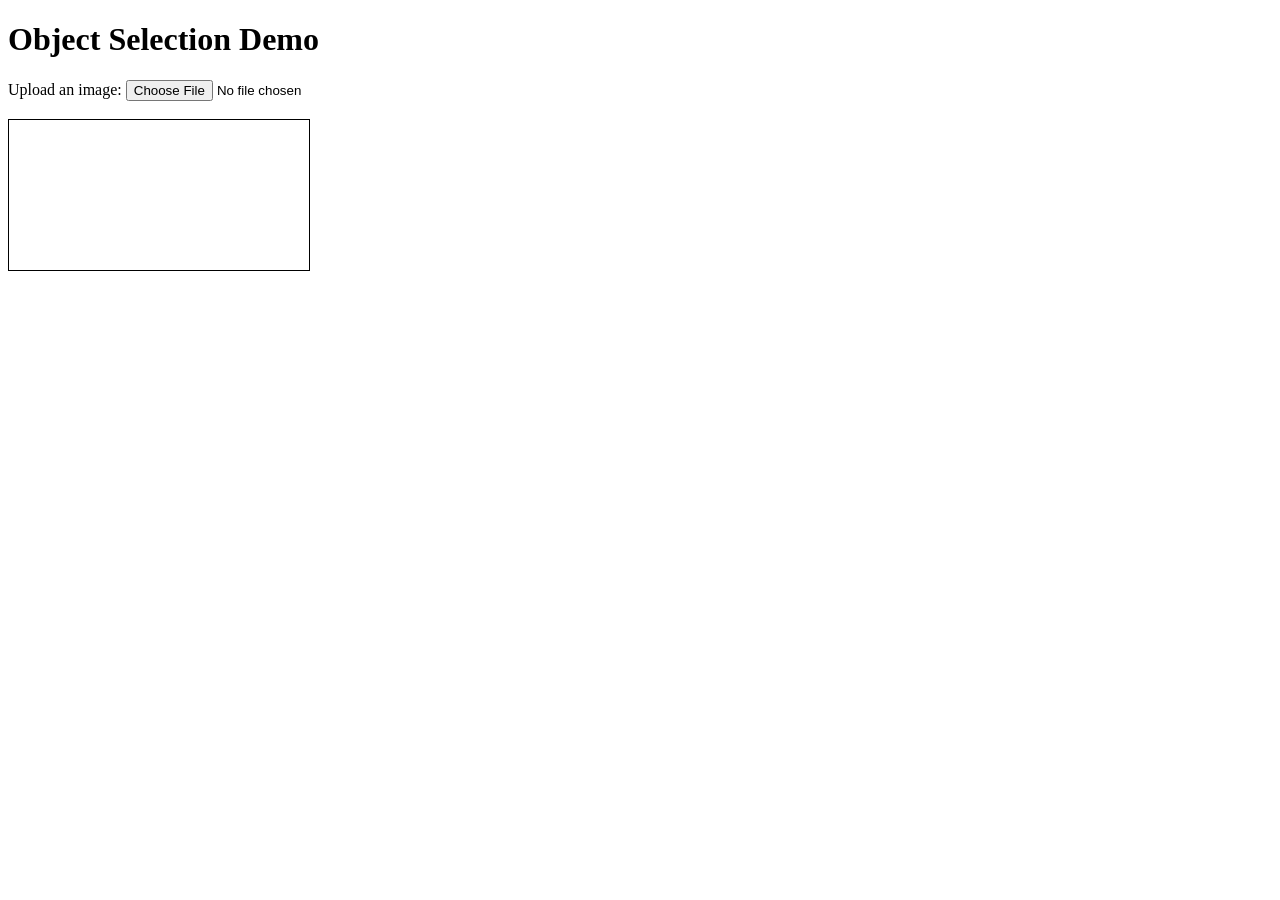
<file: experiments/01_pretrained_detectors_jan2025/02_click_detect_fasterrcnn/frontend/index.html>
<!-- AdSwapAI R&D, 2025-01-18: click-to-detect frontend (upload + click canvas). -->
<!DOCTYPE html>
<html lang="en">
<head>
    <meta charset="UTF-8">
    <meta name="viewport" content="width=device-width, initial-scale=1.0">
    <title>Object Selection</title>
</head>
<body>
    <h1>Object Selection Demo</h1>

    <!-- Image upload area -->
    <label for="upload">Upload an image:</label>
    <input type="file" id="upload" accept="image/*">
    <br><br>

    <!-- Canvas for the image -->
    <canvas id="canvas" style="border:1px solid black"></canvas>

    <script>
        const canvas = document.getElementById('canvas');
        const ctx = canvas.getContext('2d');
        const uploadInput = document.getElementById('upload');
        let img = new Image();

        // When the image is loaded
        uploadInput.addEventListener('change', (event) => {
            const file = event.target.files[0];
            if (!file) {
                alert("Please select an image file.");
                return;
            }

            const reader = new FileReader();
            reader.onload = (e) => {
                img.src = e.target.result; // Load the image
                img.onload = () => {
                    // Resize the canvas to match the image dimensions
                    canvas.width = img.width;
                    canvas.height = img.height;

                    // Draw the image on the canvas
                    ctx.drawImage(img, 0, 0);

                    // Send the image to the backend
                    const formData = new FormData();
                    formData.append('image', file);

                    fetch('http://localhost:5000/upload', {
                        method: 'POST',
                        body: formData,
                    })
                    .then(response => response.json())
                    .then(data => console.log('Image uploaded successfully:', data))
                    .catch(error => console.error('Error uploading image:', error));
                };
            };
            reader.readAsDataURL(file);
        });

        // Listen for click events on the canvas
        canvas.addEventListener('click', (e) => {
            const rect = canvas.getBoundingClientRect();
            const x = e.clientX - rect.left; // x within the canvas
            const y = e.clientY - rect.top;  // y within the canvas

            // Send the click coordinates to the backend
            fetch('http://localhost:5000/select', {
                method: 'POST',
                headers: { 'Content-Type': 'application/json' },
                body: JSON.stringify({ x, y }),
            })
            .then(response => response.json())
            .then(data => {
                // Draw the bounding box
                const { x1, y1, x2, y2, label, score } = data.bounding_box;
                ctx.strokeStyle = 'red';
                ctx.lineWidth = 2;
                ctx.strokeRect(x1, y1, x2 - x1, y2 - y1);

                // Print the label and confidence score
                ctx.font = '16px Arial';
                ctx.fillStyle = 'red';
                ctx.fillText(`${label} (${(score * 100).toFixed(1)}%)`, x1, y1 - 5);
            })
            .catch(error => console.error('Error:', error));
        });
    </script>
</body>
</html>
</file>
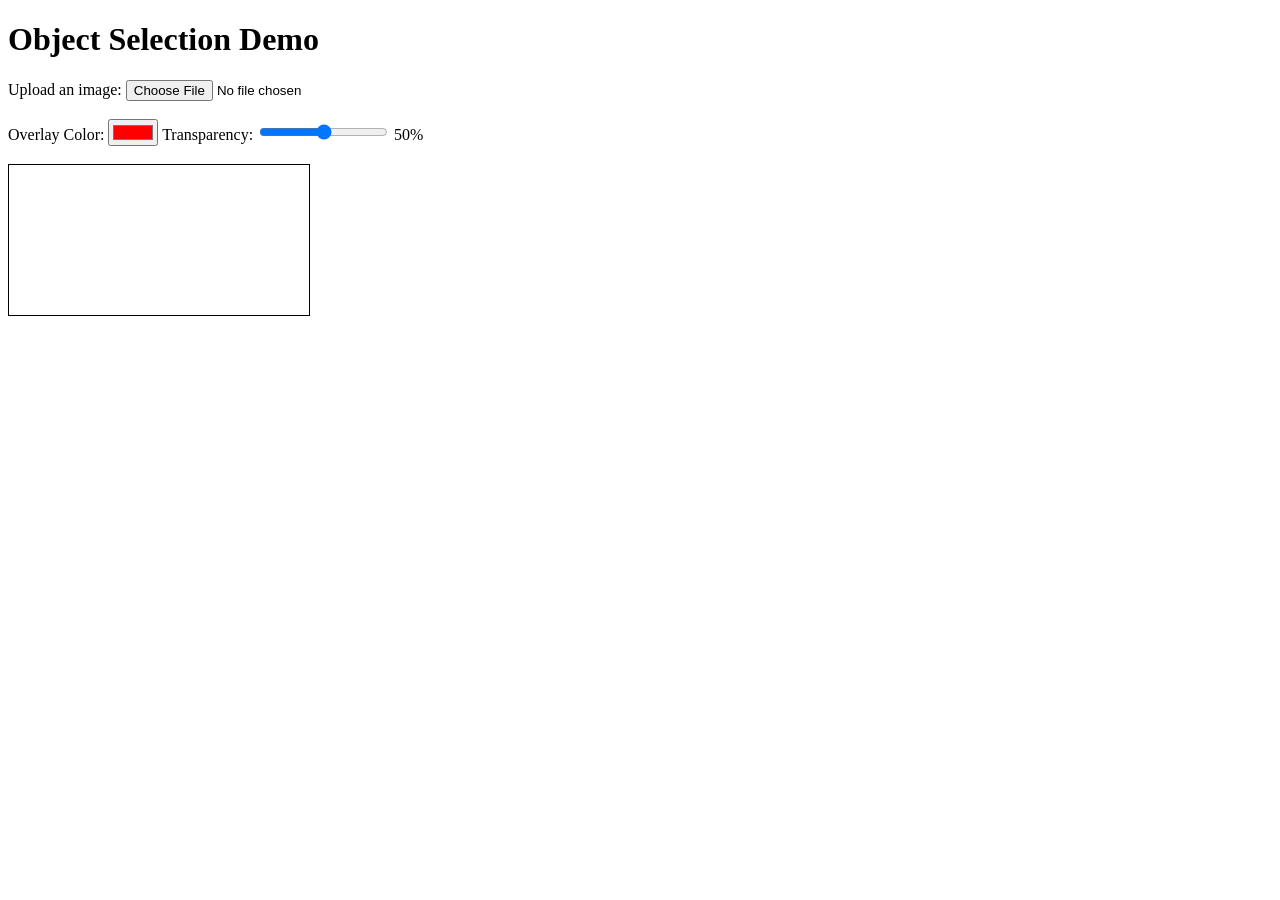
<file: experiments/01_pretrained_detectors_jan2025/03_maskrcnn_overlay/frontend/index.html>
<!-- AdSwapAI R&D, 2025-01-19: Mask R-CNN overlay frontend (colour/opacity mask compositing). -->
<!DOCTYPE html>
<html lang="en">
<head>
    <meta charset="UTF-8">
    <meta name="viewport" content="width=device-width, initial-scale=1.0">
    <title>Object Selection</title>
</head>
<body>
    <h1>Object Selection Demo</h1>

    <!-- Image upload area -->
    <label for="upload">Upload an image:</label>
    <input type="file" id="upload" accept="image/*">
    <br><br>

    <!-- Colour picker and transparency setting -->
    <label for="colorPicker">Overlay Color:</label>
    <input type="color" id="colorPicker" value="#ff0000">
    <label for="transparency">Transparency:</label>
    <input type="range" id="transparency" min="0" max="100" value="50">
    <span id="transparencyValue">50%</span>
    <br><br>

    <!-- Canvas for the image -->
    <canvas id="canvas" style="border:1px solid black"></canvas>

    <!-- JavaScript -->
    <script>
        const canvas = document.getElementById('canvas');
        const ctx = canvas.getContext('2d');
        const uploadInput = document.getElementById('upload');
        const colorPicker = document.getElementById('colorPicker');
        const transparencySlider = document.getElementById('transparency');
        const transparencyValue = document.getElementById('transparencyValue');

        let img = new Image();
        let overlayColor = '#ff0000';
        let overlayTransparency = 50;

        // Update colour and transparency
        colorPicker.addEventListener('input', (e) => {
            overlayColor = e.target.value;
        });

        transparencySlider.addEventListener('input', (e) => {
            overlayTransparency = e.target.value;
            transparencyValue.textContent = `${overlayTransparency}%`;
        });

        // When the image is loaded
        uploadInput.addEventListener('change', (event) => {
            const file = event.target.files[0];
            if (!file) {
                alert("Please select an image file.");
                return;
            }

            const reader = new FileReader();
            reader.onload = (e) => {
                img.src = e.target.result; // Load the image into the canvas
                img.onload = () => {
                    canvas.width = img.width; // Resize the canvas to match the image
                    canvas.height = img.height;
                    ctx.drawImage(img, 0, 0);

                    // Send the image to the backend
                    const formData = new FormData();
                    formData.append('image', file);

                    fetch('http://localhost:5000/upload', {
                        method: 'POST',
                        body: formData,
                    })
                    .then(response => response.json())
                    .then(data => console.log('Image uploaded successfully:', data))
                    .catch(error => console.error('Error uploading image:', error));
                };
            };
            reader.readAsDataURL(file);
        });

        // Listen for click events on the canvas
        canvas.addEventListener('click', (e) => {
            const rect = canvas.getBoundingClientRect();
            const x = e.clientX - rect.left;
            const y = e.clientY - rect.top;

            // Send the click coordinates to the backend
            fetch('http://localhost:5000/select', {
                method: 'POST',
                headers: { 'Content-Type': 'application/json' },
                body: JSON.stringify({ x, y }),
            })
            .then(response => response.json())
            .then(data => {
                console.log("Backend Response:", data);
                if (data.mask) {
                    // Render the mask
                    const maskData = Uint8Array.from(atob(data.mask), c => c.charCodeAt(0));
                    drawMask(maskData);
                } else {
                    console.error("No mask data in response");
                }
            })
            .catch(error => console.error('Error:', error));
        });

        // Draw the mask
        function drawMask(maskData) {
            // Create a new canvas for the mask
            const maskCanvas = document.createElement('canvas');
            maskCanvas.width = canvas.width;
            maskCanvas.height = canvas.height;
            const maskCtx = maskCanvas.getContext('2d');

            // Create a new ImageData object
            const imageData = maskCtx.createImageData(maskCanvas.width, maskCanvas.height);
            for (let i = 0; i < maskData.length; i++) {
                const value = maskData[i] ? 255 : 0; // Binary mask
                const [r, g, b] = hexToRgb(overlayColor);
                imageData.data[i * 4] = value ? r : 0;       // R
                imageData.data[i * 4 + 1] = value ? g : 0;   // G
                imageData.data[i * 4 + 2] = value ? b : 0;   // B
                imageData.data[i * 4 + 3] = value ? (overlayTransparency * 2.55) : 0; // Alpha
            }
            maskCtx.putImageData(imageData, 0, 0);

            // Blend the mask with the original image
            ctx.clearRect(0, 0, canvas.width, canvas.height); // Clear previous drawings
            ctx.drawImage(img, 0, 0); // Draw the original image

            // Apply the mask
            ctx.drawImage(maskCanvas, 0, 0);
        }

        // Helper function to convert a hex colour code to RGB
        function hexToRgb(hex) {
            const bigint = parseInt(hex.slice(1), 16);
            const r = (bigint >> 16) & 255;
            const g = (bigint >> 8) & 255;
            const b = bigint & 255;
            return [r, g, b];
        }
    </script>
</body>
</html>
</file>
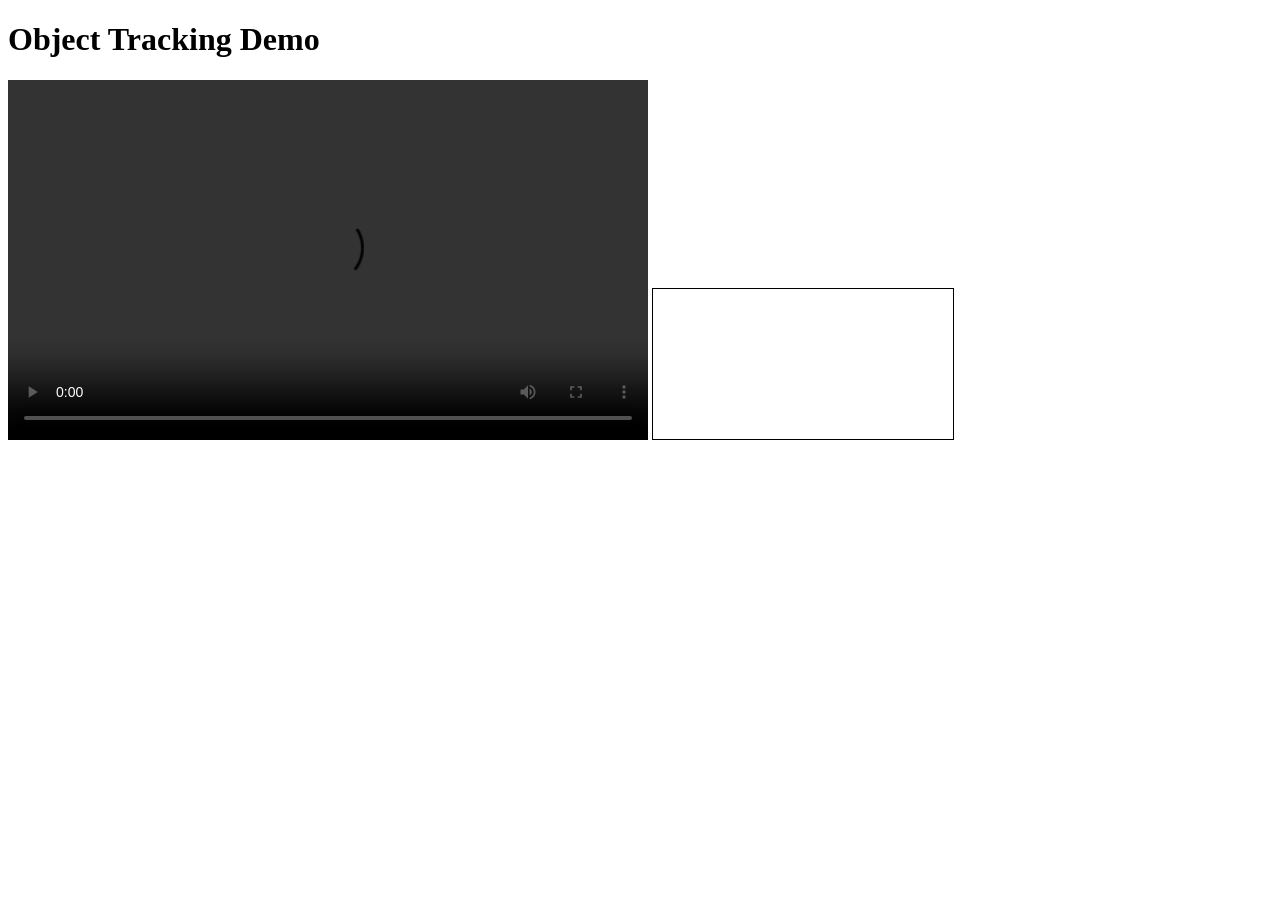
<file: experiments/01_pretrained_detectors_jan2025/04_video_frames/frontend/index.html>
<!-- AdSwapAI R&D, 2025-01-24: video-frame click-to-detect frontend. -->
<!DOCTYPE html>
<html lang="en">
<head>
    <meta charset="UTF-8">
    <meta name="viewport" content="width=device-width, initial-scale=1.0">
    <title>Object Tracking with Video</title>
</head>
<body>
    <h1>Object Tracking Demo</h1>

    <!-- Video and Canvas -->
    <video id="videoPlayer" width="640" height="360" controls crossorigin="anonymous">
        <source src="http://localhost:5001/videos/Road%20traffic.mp4" type="video/mp4">
        Your browser does not support the video tag.
    </video>
    <canvas id="canvas" style="border:1px solid black"></canvas>

    <script>
        const video = document.getElementById('videoPlayer');
        const canvas = document.getElementById('canvas');
        const ctx = canvas.getContext('2d');

        // Match canvas size to video dimensions
        video.addEventListener('loadedmetadata', () => {
            canvas.width = video.videoWidth;
            canvas.height = video.videoHeight;
        });

        // Draw each video frame on the canvas
        function drawFrame() {
            if (!video.paused && !video.ended) {
                ctx.drawImage(video, 0, 0, canvas.width, canvas.height);
                requestAnimationFrame(drawFrame);
            }
        }
        video.addEventListener('play', drawFrame);

        // Handle click events on the canvas
        canvas.addEventListener('click', (e) => {
            const rect = canvas.getBoundingClientRect();
            const x = Math.round(e.clientX - rect.left);
            const y = Math.round(e.clientY - rect.top);

            // Capture the current canvas frame as an image
            canvas.toBlob((blob) => {
                const formData = new FormData();
                formData.append('image', blob, 'snapshot.jpg');
                formData.append('x', x);
                formData.append('y', y);

                // Send the frame and coordinates to the backend
                fetch('http://localhost:5000/select', {
                    method: 'POST',
                    body: formData,
                })
                .then(response => response.json())
                .then(data => {
                    if (data.box) {
                        drawBoundingBox(data.box, data.label);
                    } else {
                        alert('No object found at the selected location.');
                    }
                })
                .catch(error => console.error('Error:', error));
            }, 'image/jpeg');
        });

        // Draw bounding box and label on the canvas
        function drawBoundingBox(box, label) {
            const [x1, y1, x2, y2] = box;

            // Draw bounding box
            ctx.strokeStyle = 'red';
            ctx.lineWidth = 2;
            ctx.strokeRect(x1, y1, x2 - x1, y2 - y1);

            // Draw label
            ctx.font = '16px Arial';
            ctx.fillStyle = 'red';
            ctx.fillText(label, x1, y1 - 5);
        }
    </script>
</body>
</html>
</file>
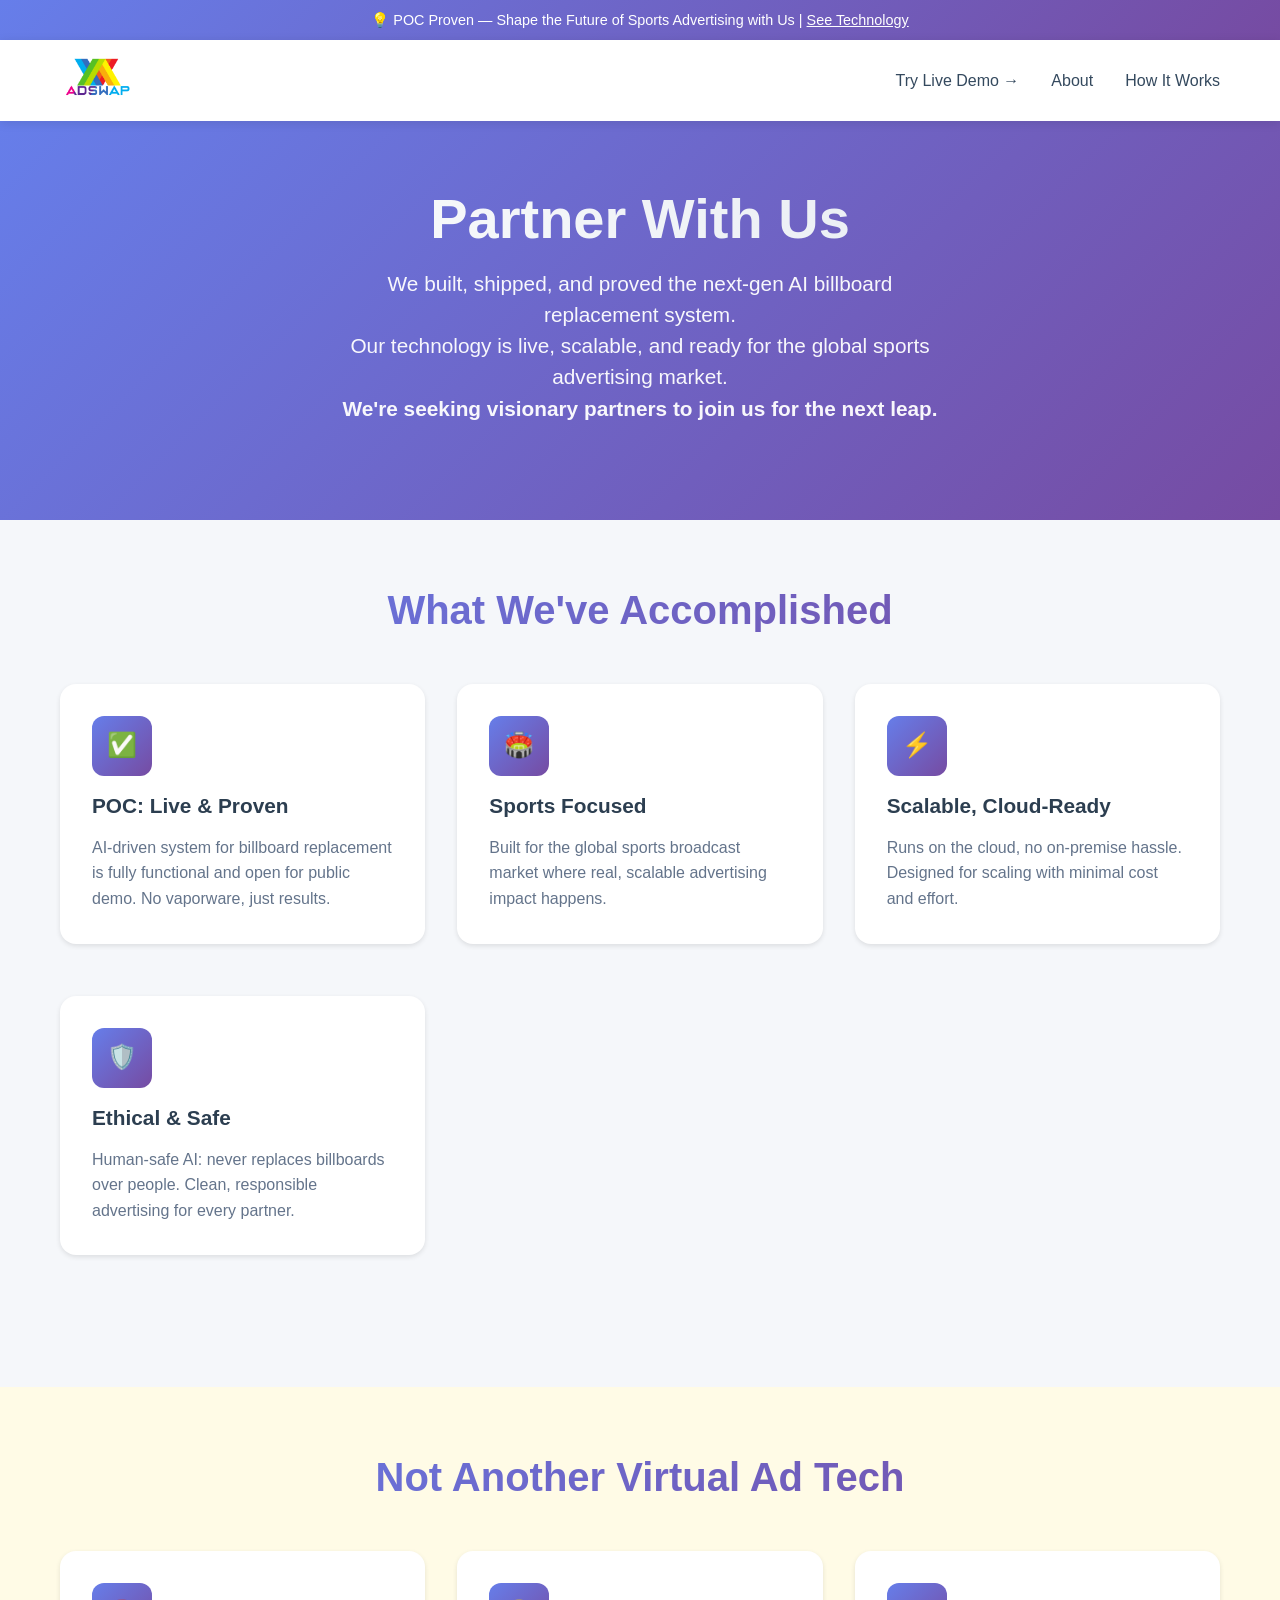
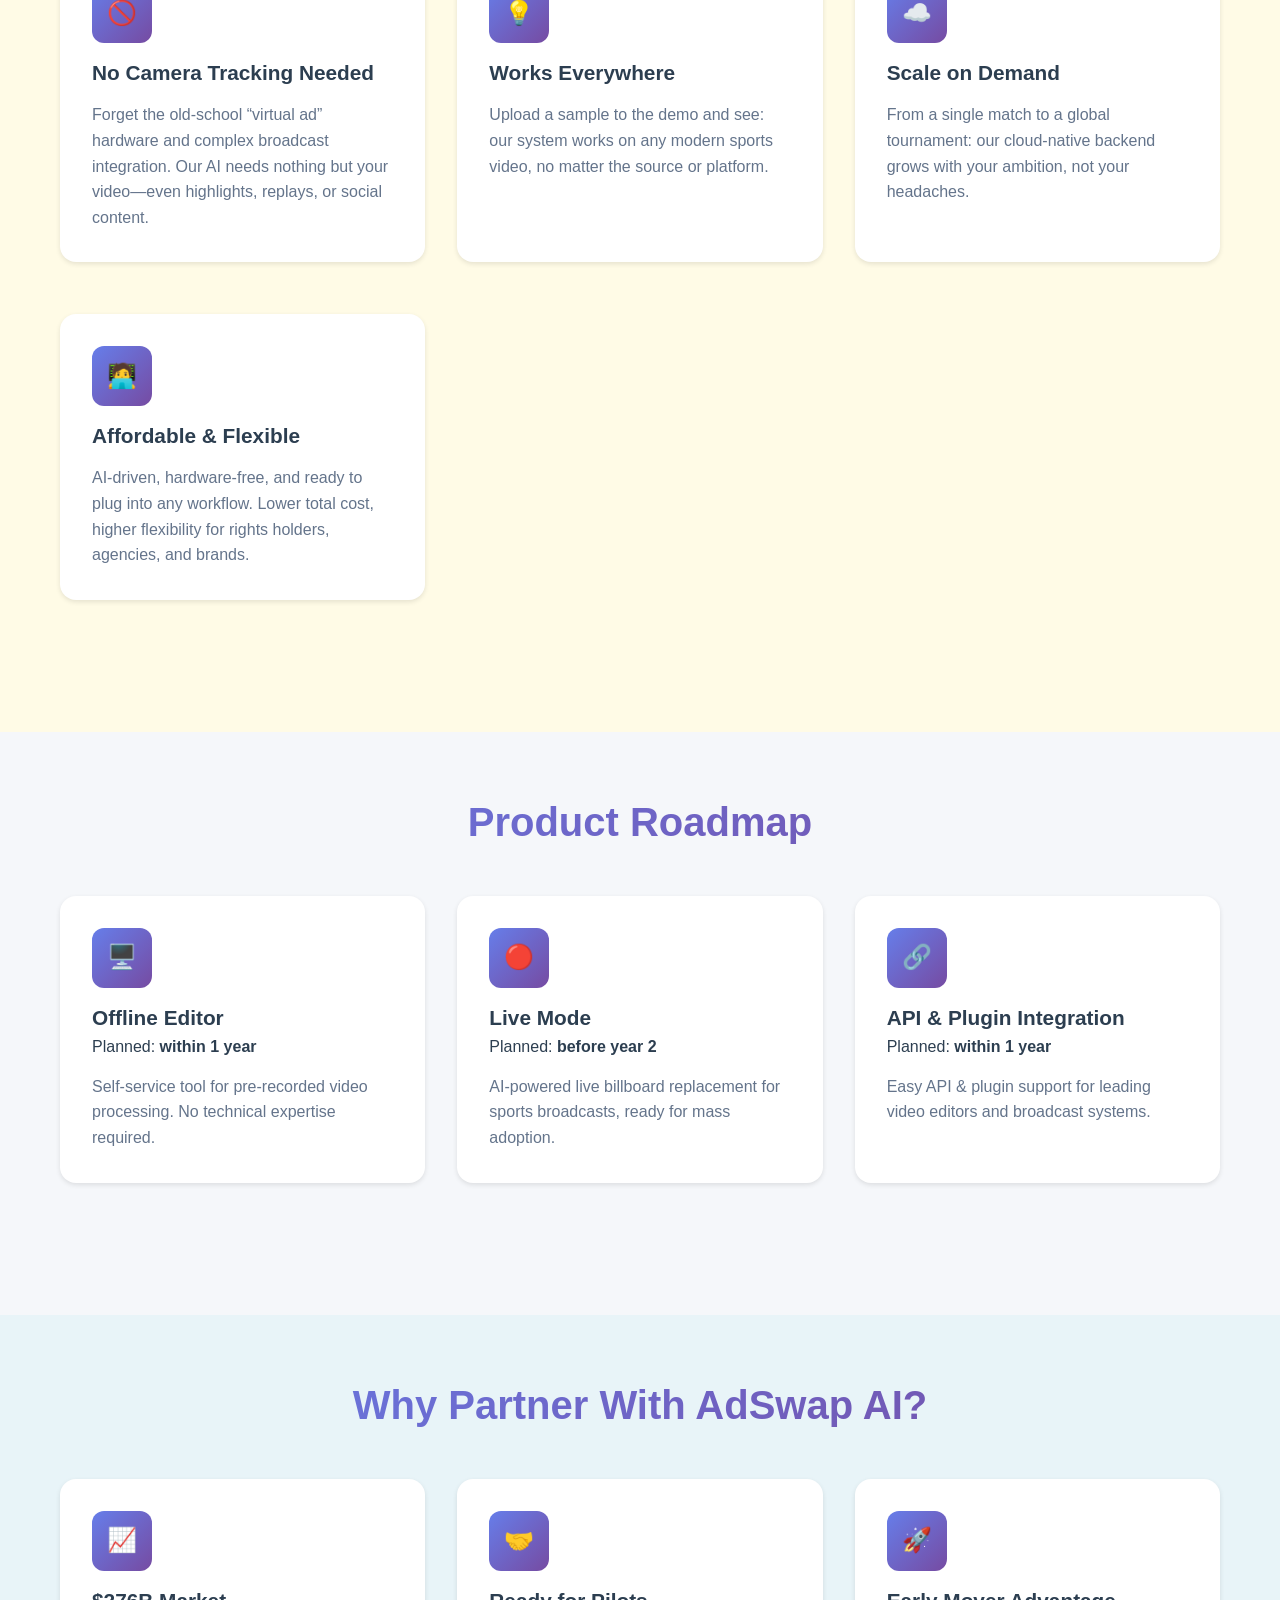
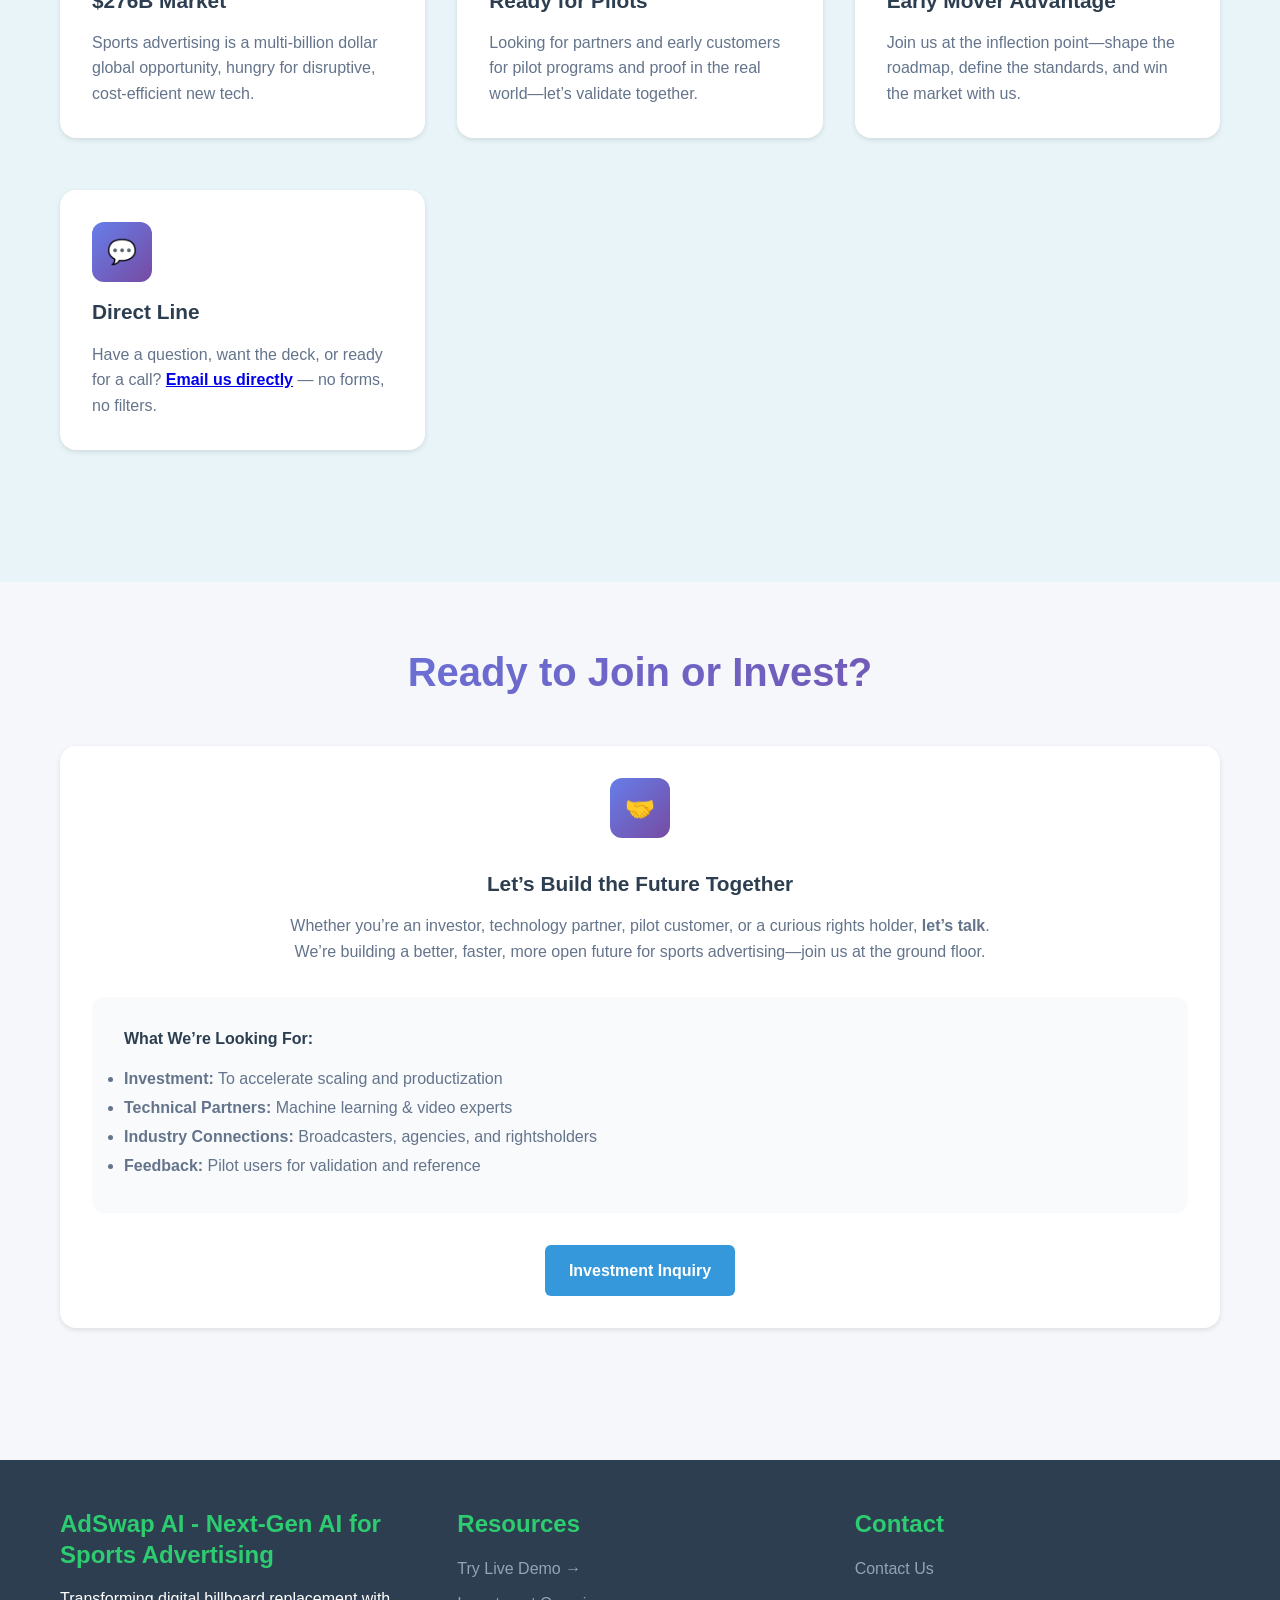
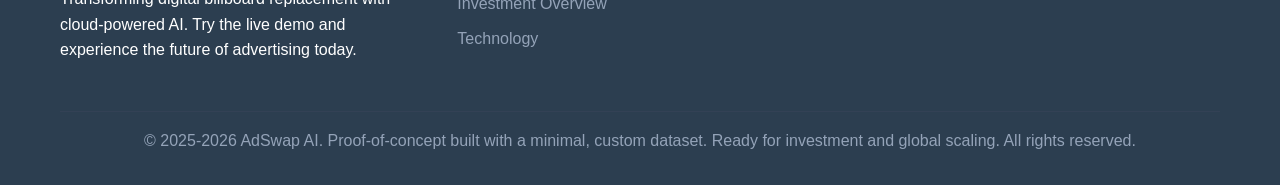
<file: app/frontend/static/about.html>
<!DOCTYPE html>
<html lang="en">
<head>
  <meta charset="utf-8">
  <meta name="viewport" content="width=device-width, initial-scale=1.0">
  <meta name="description" content="About AdSwap AI - POC proven, ready for investment and growth. Discover the next generation of AI billboard replacement for sports advertising.">
  <meta name="keywords" content="AI startup investment, sports advertising technology, AI billboard replacement, computer vision investment, next-gen ad tech">
  <meta name="author" content="AdSwap AI">

  <!-- Open Graph / Facebook -->
  <meta property="og:type" content="website">
  <meta property="og:url" content="https://adswap.ai/about">
  <meta property="og:title" content="About & Investment - AdSwap AI AI Sports Advertising">
  <meta property="og:description" content="Proof-of-Concept live and working. Investment partners welcome. Discover the roadmap for next-gen AI billboard replacement.">
  <meta property="og:image" content="https://adswap.ai/images/og-about.jpg">

  <!-- Twitter -->
  <meta property="twitter:card" content="summary_large_image">
  <meta property="twitter:url" content="https://adswap.ai/about">
  <meta property="twitter:title" content="About & Investment - AdSwap AI AI Sports Advertising">
  <meta property="twitter:description" content="POC live, scalable and proven. Discover how to partner with us for the future of sports advertising.">
  <meta property="twitter:image" content="https://adswap.ai/images/og-about.jpg">

  <!-- Schema.org markup -->
  <script type="application/ld+json">
  {
    "@context": "https://schema.org",
    "@type": "Organization",
    "name": "AdSwap AI",
    "description": "AI-powered billboard replacement technology startup",
    "url": "https://adswap.ai",
    "logo": "https://adswap.ai/images/logo.png",
    "foundingDate": "2024",
    "founder": {
      "@type": "Person",
      "name": "AdSwap AI Developer"
    },
    "contactPoint": {
      "@type": "ContactPoint",
      "contactType": "Investment Inquiries",
      "email": "investment@adswap.ai"
    }
  }
  </script>

  <link rel="icon" href="images/favicon.png" type="image/png">
  <link rel="canonical" href="https://adswap.ai/about">
  <link rel="stylesheet" href="css/shared-styles.css">
  <title>About & Investment - AdSwap AI AI Sports Advertising</title>
</head>
<body>
  <!-- Top Banner -->
  <div class="top-banner">
    💡 POC Proven — Shape the Future of Sports Advertising with Us | <a href="/technology.html">See Technology</a>
  </div>

  <!-- Header -->
  <header class="main-header">
    <nav class="header-nav">
      <div class="logo-section">
        <a href="index.html"><img src="images/logo.png" height="40" alt="AdSwap AI - Video Monetization"/></a>       
      </div>
      <ul class="nav-menu">
        <li><a href="demo.html">Try Live Demo →</a></li>
        <li><a href="about.html">About</a></li>
        <li><a href="technology.html">How It Works</a></li>
      </ul>
    </nav>
  </header>

  <!-- Hero Section -->
  <section class="hero">
    <div class="container">
      <h1>Partner With Us</h1>
      <p class="subtitle">
        We built, shipped, and proved the next-gen AI billboard replacement system.<br>
        Our technology is live, scalable, and ready for the global sports advertising market.<br>
        <b>We're seeking visionary partners to join us for the next leap.</b>
      </p>
    </div>
  </section>

  <!-- Achievements -->
  <section class="section">
    <div class="container">
      <h2 class="section-title">What We've Accomplished</h2>
      <div class="grid">
        <div class="card">
          <div class="card-icon">✅</div>
          <h3>POC: Live & Proven</h3>
          <p>AI-driven system for billboard replacement is fully functional and open for public demo. No vaporware, just results.</p>
        </div>
        <div class="card">
          <div class="card-icon">🏟️</div>
          <h3>Sports Focused</h3>
          <p>Built for the global sports broadcast market where real, scalable advertising impact happens.</p>
        </div>
        <div class="card">
          <div class="card-icon">⚡</div>
          <h3>Scalable, Cloud-Ready</h3>
          <p>Runs on the cloud, no on-premise hassle. Designed for scaling with minimal cost and effort.</p>
        </div>
        <div class="card">
          <div class="card-icon">🛡️</div>
          <h3>Ethical & Safe</h3>
          <p>Human-safe AI: never replaces billboards over people. Clean, responsible advertising for every partner.</p>
        </div>
      </div>
    </div>
  </section>

  <!-- Unique Value -->
  <section class="section" style="background:#fffbe6;">
    <div class="container">
      <h2 class="section-title">Not Another Virtual Ad Tech</h2>
      <div class="grid">
        <div class="card">
          <div class="card-icon">🚫</div>
          <h3>No Camera Tracking Needed</h3>
          <p>Forget the old-school “virtual ad” hardware and complex broadcast integration. Our AI needs nothing but your video—even highlights, replays, or social content.</p>
        </div>
        <div class="card">
          <div class="card-icon">💡</div>
          <h3>Works Everywhere</h3>
          <p>Upload a sample to the demo and see: our system works on any modern sports video, no matter the source or platform.</p>
        </div>
        <div class="card">
          <div class="card-icon">☁️</div>
          <h3>Scale on Demand</h3>
          <p>From a single match to a global tournament: our cloud-native backend grows with your ambition, not your headaches.</p>
        </div>
        <div class="card">
          <div class="card-icon">🧑‍💻</div>
          <h3>Affordable & Flexible</h3>
          <p>AI-driven, hardware-free, and ready to plug into any workflow. Lower total cost, higher flexibility for rights holders, agencies, and brands.</p>
        </div>
      </div>
    </div>
  </section>

  <!-- Roadmap -->
  <section class="section">
    <div class="container">
      <h2 class="section-title">Product Roadmap</h2>
      <div class="grid">
        <div class="card">
          <div class="card-icon">🖥️</div>
          <h3>Offline Editor<br><span style="font-weight:400;font-size:1rem;">Planned: <b>within 1 year</b></span></h3>
          <p>Self-service tool for pre-recorded video processing. No technical expertise required.</p>
        </div>
        <div class="card">
          <div class="card-icon">🔴</div>
          <h3>Live Mode<br><span style="font-weight:400;font-size:1rem;">Planned: <b>before year 2</b></span></h3>
          <p>AI-powered live billboard replacement for sports broadcasts, ready for mass adoption.</p>
        </div>
        <div class="card">
          <div class="card-icon">🔗</div>
          <h3>API & Plugin Integration<br><span style="font-weight:400;font-size:1rem;">Planned: <b>within 1 year</b></span></h3>
          <p>Easy API & plugin support for leading video editors and broadcast systems.</p>
        </div>
      </div>
    </div>
  </section>

  <!-- Opportunity -->
  <section class="section" style="background:#e8f4f8;">
    <div class="container">
      <h2 class="section-title">Why Partner With AdSwap AI?</h2>
      <div class="grid">
        <div class="card">
          <div class="card-icon">📈</div>
          <h3>$276B Market</h3>
          <p>Sports advertising is a multi-billion dollar global opportunity, hungry for disruptive, cost-efficient new tech.</p>
        </div>
        <div class="card">
          <div class="card-icon">🤝</div>
          <h3>Ready for Pilots</h3>
          <p>Looking for partners and early customers for pilot programs and proof in the real world—let’s validate together.</p>
        </div>
        <div class="card">
          <div class="card-icon">🚀</div>
          <h3>Early Mover Advantage</h3>
          <p>Join us at the inflection point—shape the roadmap, define the standards, and win the market with us.</p>
        </div>
        <div class="card">
          <div class="card-icon">💬</div>
          <h3>Direct Line</h3>
          <p>Have a question, want the deck, or ready for a call? <a href="mailto:investment@adswap.ai"><b>Email us directly</b></a> — no forms, no filters.</p>
        </div>
      </div>
    </div>
  </section>

  <!-- Contact / Partnership -->
  <section class="section" id="contact">
    <div class="container">
      <h2 class="section-title">Ready to Join or Invest?</h2>
      <div class="grid">
        <div class="card" style="text-align: center; grid-column: 1 / -1;">
          <div class="card-icon" style="margin: 0 auto 2rem;">🤝</div>
          <h3>Let’s Build the Future Together</h3>
          <p style="margin-bottom: 2rem;">
            Whether you’re an investor, technology partner, pilot customer, or a curious rights holder, <b>let’s talk</b>.<br>
            We’re building a better, faster, more open future for sports advertising—join us at the ground floor.
          </p>
          <div style="background: #f8fafc; padding: 2rem; border-radius: 12px; margin: 2rem 0; text-align: left;">
            <h4 style="margin-bottom: 1rem; color: var(--secondary-color);">What We’re Looking For:</h4>
            <ul style="color: #64748b; line-height: 1.8;">
              <li><strong>Investment:</strong> To accelerate scaling and productization</li>
              <li><strong>Technical Partners:</strong> Machine learning & video experts</li>
              <li><strong>Industry Connections:</strong> Broadcasters, agencies, and rightsholders</li>
              <li><strong>Feedback:</strong> Pilot users for validation and reference</li>
            </ul>
          </div>
          <div style="display: flex; gap: 1rem; justify-content: center; flex-wrap: wrap;">
            <a href="mailto:info@adswap.ai" class="cta-button">Investment Inquiry</a>
          </div>
        </div>
      </div>
    </div>
  </section>

  <!-- Footer -->
  <footer class="footer">
    <div class="container">
      <div class="footer-content">
        <div class="footer-section">
          <h3>AdSwap AI - Next-Gen AI for Sports Advertising</h3>
          <p>
            Transforming digital billboard replacement with cloud-powered AI. Try the live demo and experience the future of advertising today.
          </p>
        </div>
        <div class="footer-section">
          <h3>Resources</h3>
          <a href="demo.html">Try Live Demo →</a>
          <a href="about.html">Investment Overview</a>
          <a href="technology.html">Technology</a>
        </div>
        <div class="footer-section">
          <h3>Contact</h3>
          <a href="mailto:info@adswap.ai">Contact Us</a>
        </div>
      </div>
      <div class="footer-bottom">
        <p>&copy; 2025-2026 AdSwap AI. Proof-of-concept built with a minimal, custom dataset. Ready for investment and global scaling. All rights reserved.</p>
      </div>
    </div>
  </footer>
  <script>
    console.log('AdSwap AI About Page Loaded');
  </script>
</body>
</html>
</file>
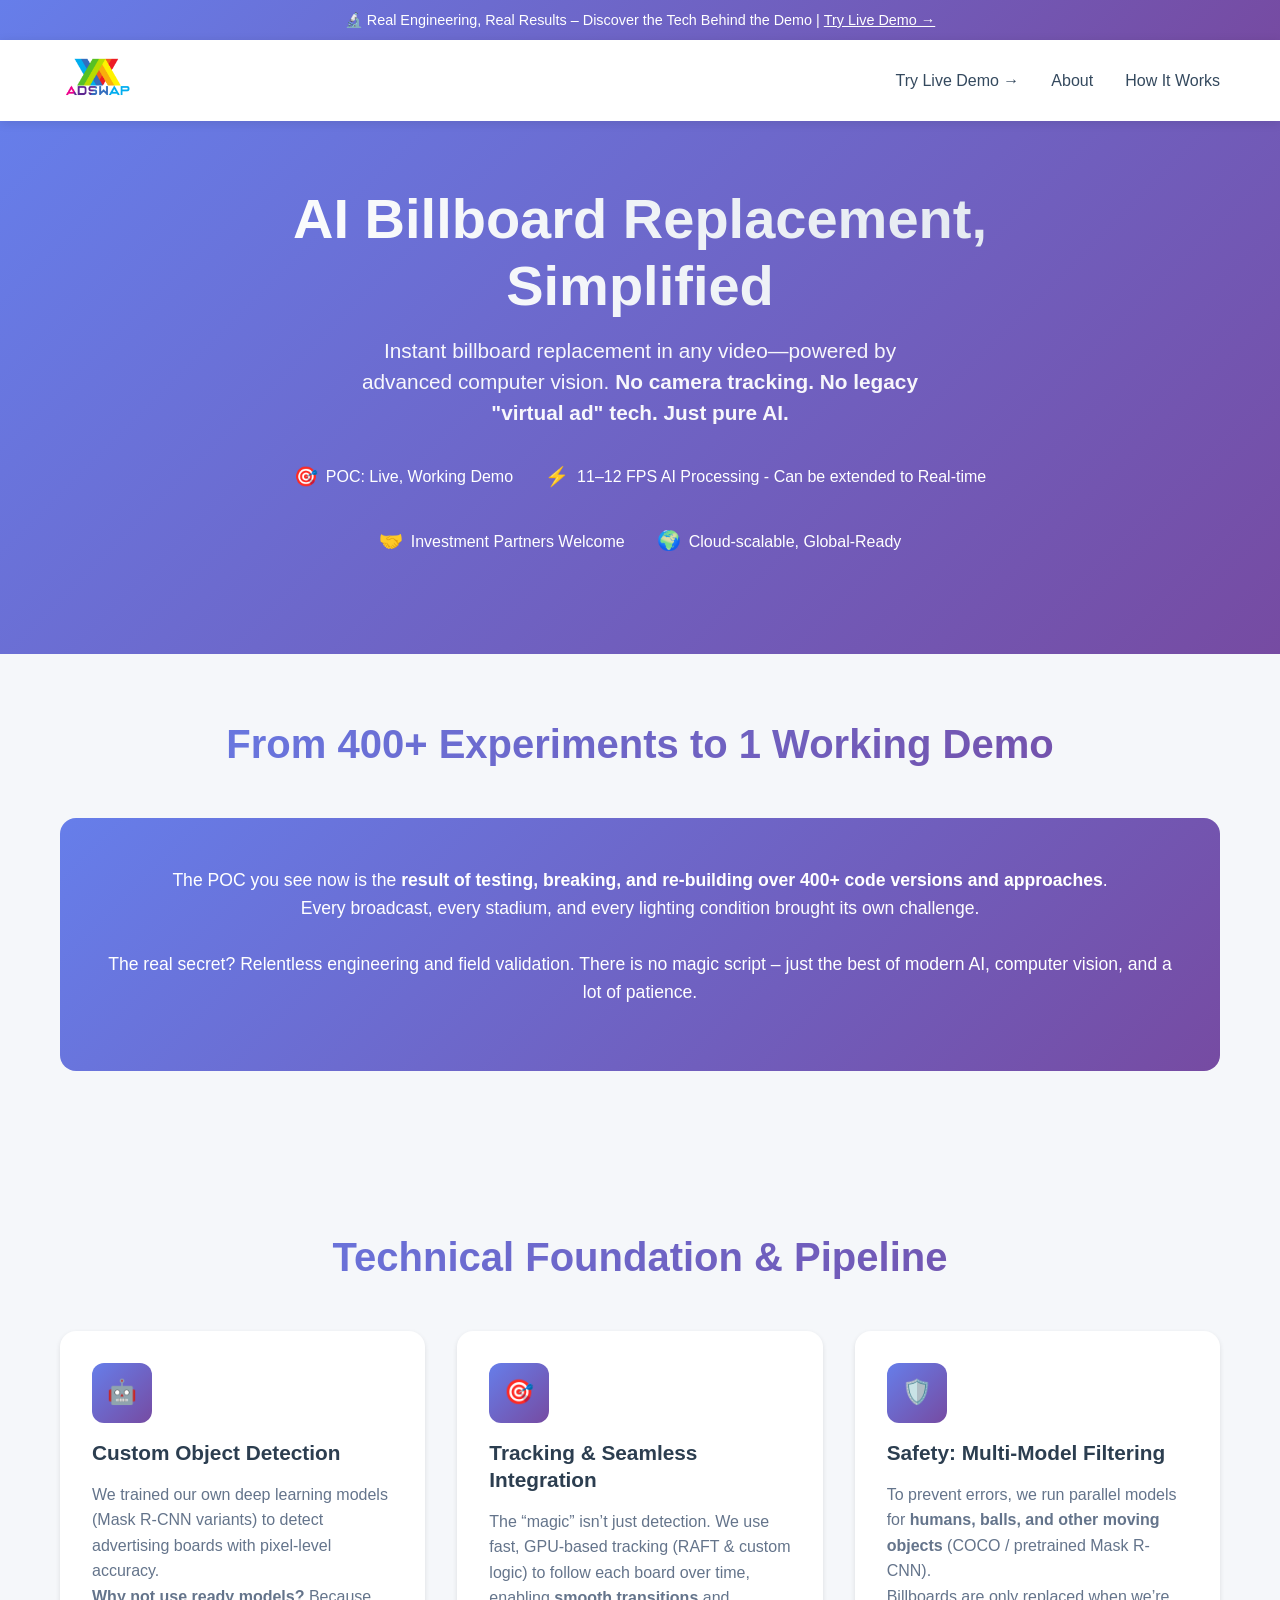
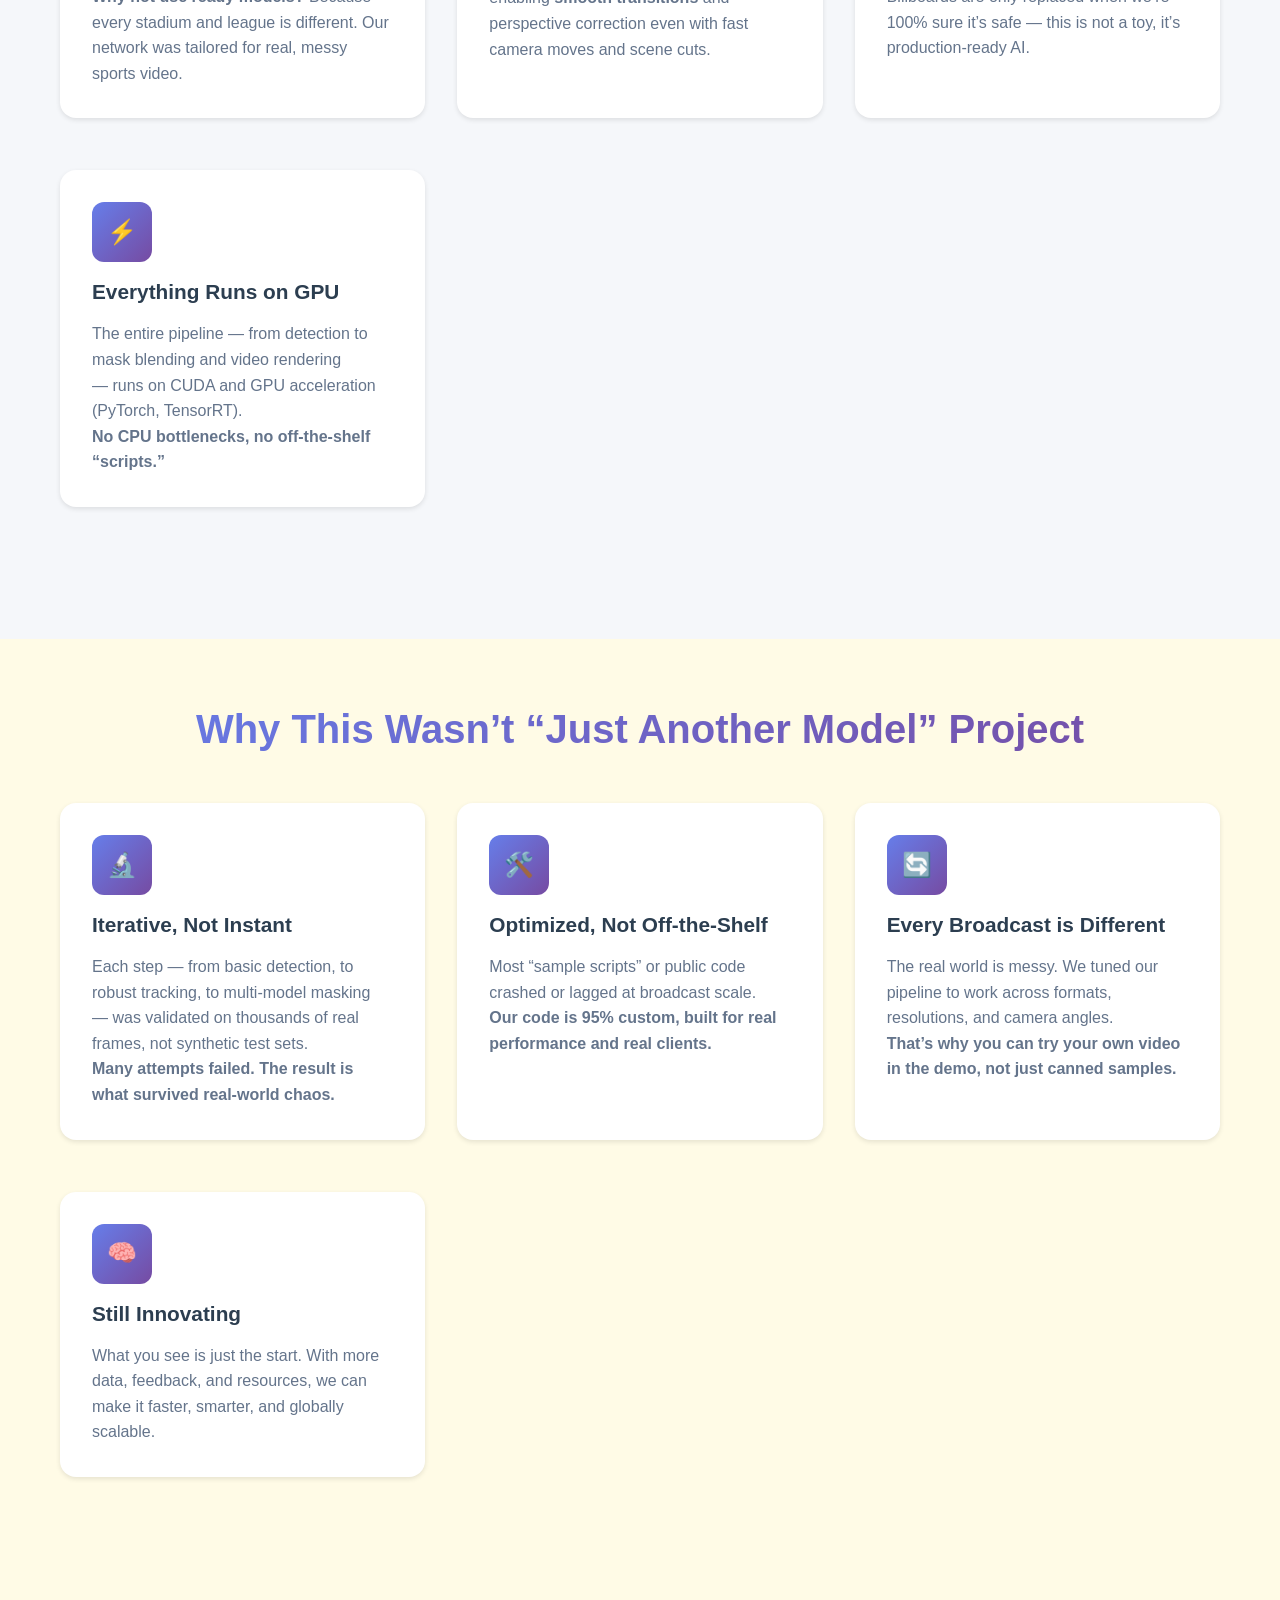
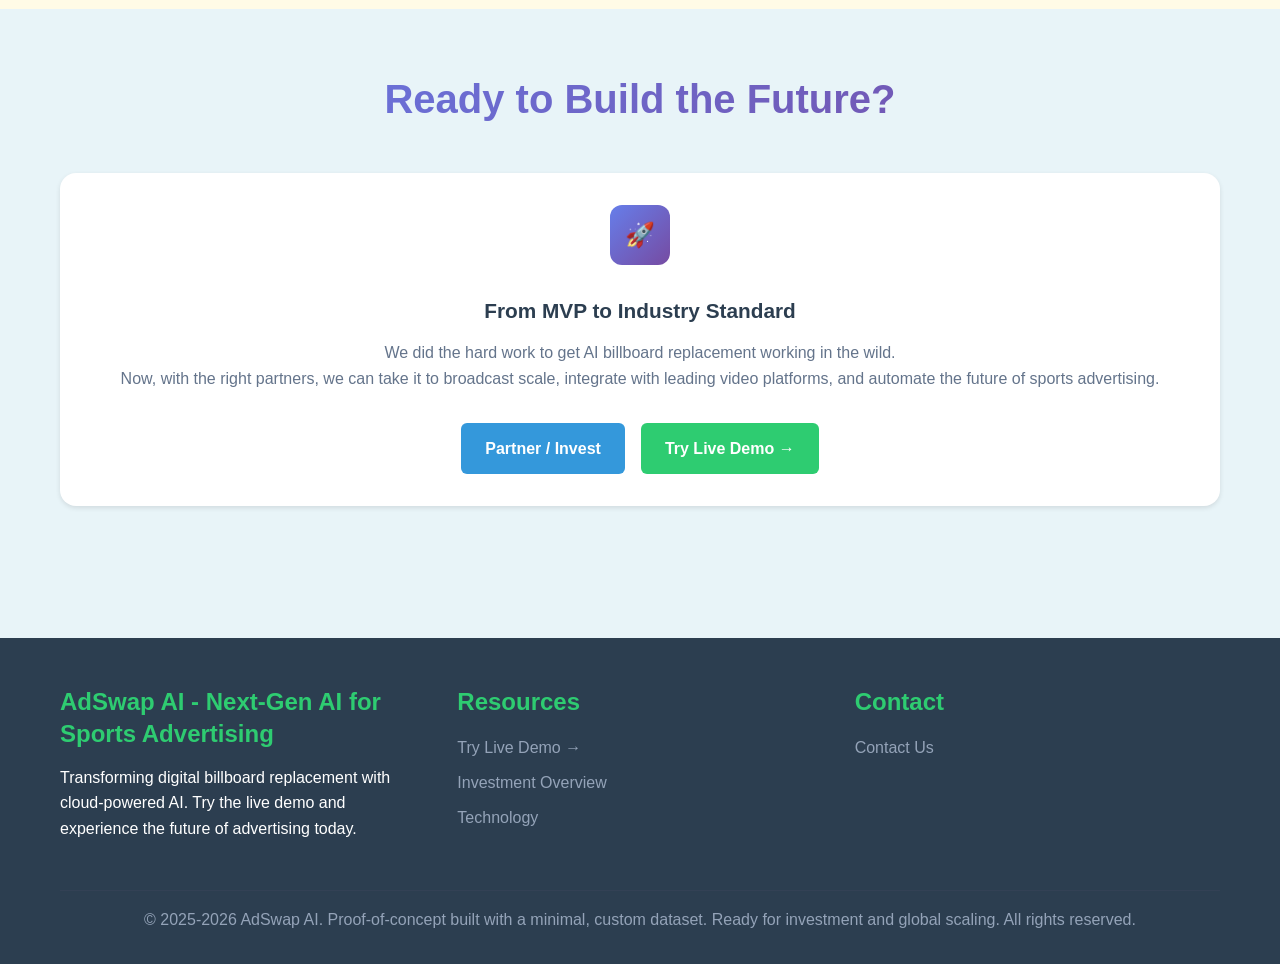
<file: app/frontend/static/technology.html>
<!DOCTYPE html>
<html lang="en">
<head>
  <meta charset="utf-8">
  <meta name="viewport" content="width=device-width, initial-scale=1.0">
  <meta name="description" content="AdSwap AI Technology - The real engineering behind next-gen AI billboard replacement. Discover the technical details, the hard lessons, and how we built a working system after hundreds of real-world tests.">
  <meta name="keywords" content="AI sports advertising, computer vision engineering, Mask R-CNN, CUDA GPU, deep learning, tracking, sports technology, broadcast AI">
  <meta name="author" content="AdSwap AI Technical Team">

  <!-- Open Graph / Facebook -->
  <meta property="og:type" content="website">
  <meta property="og:url" content="https://adswap.ai/technology">
  <meta property="og:title" content="Technology Behind AdSwap AI AI Sports Advertising">
  <meta property="og:description" content="The hard-earned technical story: GPU-powered detection, advanced tracking, and hundreds of prototypes to achieve seamless billboard replacement.">
  <meta property="og:image" content="https://adswap.ai/images/og-technology.jpg">

  <!-- Twitter -->
  <meta property="twitter:card" content="summary_large_image">
  <meta property="twitter:url" content="https://adswap.ai/technology">
  <meta property="twitter:title" content="Technology Behind AdSwap AI AI Sports Advertising">
  <meta property="twitter:description" content="Go inside the engineering: how hundreds of real-world tests and full GPU pipelines power our next-gen sports ad tech.">
  <meta property="twitter:image" content="https://adswap.ai/images/og-technology.jpg">

  <link rel="icon" href="images/favicon.png" type="image/png">
  <link rel="canonical" href="https://adswap.ai/technology">
  <link rel="stylesheet" href="css/shared-styles.css">
  <link rel="stylesheet" href="css/tech.css">
  <title>Technology Behind AdSwap AI AI Sports Advertising</title>
</head>
<body>
  <!-- Top Banner -->
  <div class="top-banner">
    🔬 Real Engineering, Real Results – Discover the Tech Behind the Demo | <a href="demo.html">Try Live Demo →</a>
  </div>

  <!-- Header -->
  <header class="main-header">
    <nav class="header-nav">
      <div class="logo-section">
        <a href="index.html"><img src="images/logo.png" height="40" alt="AdSwap AI - Video Monetization"/></a>       
      </div>
      <ul class="nav-menu">
        <li><a href="demo.html">Try Live Demo →</a></li>
        <li><a href="about.html">About</a></li>
        <li><a href="technology.html">How It Works</a></li>
      </ul>
    </nav>
  </header>

  <!-- Hero Section -->
  <section class="hero-section">
    <div class="hero-content">
      <h1 class="hero-title">AI Billboard Replacement, Simplified</h1>
      <p class="hero-subtitle">
        Instant billboard replacement in any video—powered by advanced computer vision.  
        <b>No camera tracking. No legacy "virtual ad" tech. Just pure AI.</b>
      </p>

      <div class="hero-features">
        <div class="hero-feature">
          <span class="feature-icon">🎯</span>
          <span>POC: Live, Working Demo</span>
        </div>
        <div class="hero-feature">
          <span class="feature-icon">⚡</span>
          <span>11–12 FPS AI Processing - Can be extended to Real-time</span>
        </div>
        <div class="hero-feature">
          <span class="feature-icon">🤝</span>
          <span>Investment Partners Welcome</span>
        </div>
        <div class="hero-feature">
          <span class="feature-icon">🌍</span>
          <span>Cloud-scalable, Global-Ready</span>
        </div>
      </div>
    </div>
  </section>

  <!-- Engineering Journey -->
  <section class="section">
    <div class="container">
      <h2 class="section-title">From 400+ Experiments to 1 Working Demo</h2>
      <div class="development-timeline">
        <div class="timeline-content">
          <p style="text-align:center; font-size:1.1rem;">
            The POC you see now is the <b>result of testing, breaking, and re-building over 400+ code versions and approaches</b>.<br>
            Every broadcast, every stadium, and every lighting condition brought its own challenge.<br><br>
            <span>The real secret? Relentless engineering and field validation. There is no magic script – just the best of modern AI, computer vision, and a lot of patience.</span>
          </p>
        </div>
      </div>
    </div>
  </section>

  <!-- System Architecture -->
  <section class="section">
    <div class="container">
      <h2 class="section-title">Technical Foundation & Pipeline</h2>
      <div class="grid">
        <div class="card">
          <div class="card-icon">🤖</div>
          <h3>Custom Object Detection</h3>
          <p>
            We trained our own deep learning models (Mask R-CNN variants) to detect advertising boards with pixel-level accuracy.
            <br>
            <b>Why not use ready models?</b> Because every stadium and league is different. Our network was tailored for real, messy sports video.
          </p>
        </div>
        <div class="card">
          <div class="card-icon">🎯</div>
          <h3>Tracking & Seamless Integration</h3>
          <p>
            The “magic” isn’t just detection. We use fast, GPU-based tracking (RAFT & custom logic) to follow each board over time,
            enabling <b>smooth transitions</b> and perspective correction even with fast camera moves and scene cuts.
          </p>
        </div>
        <div class="card">
          <div class="card-icon">🛡️</div>
          <h3>Safety: Multi-Model Filtering</h3>
          <p>
            To prevent errors, we run parallel models for <b>humans, balls, and other moving objects</b> (COCO / pretrained Mask R-CNN).
            <br>
            Billboards are only replaced when we’re 100% sure it’s safe — this is not a toy, it’s production-ready AI.
          </p>
        </div>
        <div class="card">
          <div class="card-icon">⚡</div>
          <h3>Everything Runs on GPU</h3>
          <p>
            The entire pipeline — from detection to mask blending and video rendering — runs on CUDA and GPU acceleration (PyTorch, TensorRT).
            <br>
            <b>No CPU bottlenecks, no off-the-shelf “scripts.”</b>
          </p>
        </div>
      </div>
    </div>
  </section>

  <!-- Not as Easy as it Looks -->
  <section class="section" style="background:#fffbe6;">
    <div class="container">
      <h2 class="section-title">Why This Wasn’t “Just Another Model” Project</h2>
      <div class="grid">
        <div class="card">
          <div class="card-icon">🔬</div>
          <h3>Iterative, Not Instant</h3>
          <p>
            Each step — from basic detection, to robust tracking, to multi-model masking — was validated on thousands of real frames, not synthetic test sets.
            <br>
            <b>Many attempts failed. The result is what survived real-world chaos.</b>
          </p>
        </div>
        <div class="card">
          <div class="card-icon">🛠️</div>
          <h3>Optimized, Not Off-the-Shelf</h3>
          <p>
            Most “sample scripts” or public code crashed or lagged at broadcast scale.
            <br>
            <b>Our code is 95% custom, built for real performance and real clients.</b>
          </p>
        </div>
        <div class="card">
          <div class="card-icon">🔄</div>
          <h3>Every Broadcast is Different</h3>
          <p>
            The real world is messy. We tuned our pipeline to work across formats, resolutions, and camera angles.<br>
            <b>That’s why you can try your own video in the demo, not just canned samples.</b>
          </p>
        </div>
        <div class="card">
          <div class="card-icon">🧠</div>
          <h3>Still Innovating</h3>
          <p>
            What you see is just the start. With more data, feedback, and resources, we can make it faster, smarter, and globally scalable.
          </p>
        </div>
      </div>
    </div>
  </section>

  <!-- Call to Action / Next Steps -->
  <section class="section" style="background:#e8f4f8;">
    <div class="container">
      <h2 class="section-title">Ready to Build the Future?</h2>
      <div class="grid">
        <div class="card" style="text-align: center; grid-column: 1 / -1;">
          <div class="card-icon" style="margin: 0 auto 2rem;">🚀</div>
          <h3>From MVP to Industry Standard</h3>
          <p>
            We did the hard work to get AI billboard replacement working in the wild.  
            <br>
            Now, with the right partners, we can take it to broadcast scale, integrate with leading video platforms, and automate the future of sports advertising.
          </p>
          <div style="display: flex; gap: 1rem; justify-content: center; flex-wrap: wrap; margin-top: 2rem;">
            <a href="mailto:info@adswap.ai" class="cta-button">Partner / Invest</a>
            <a href="demo.html" class="cta-button btn-success">Try Live Demo →</a>
          </div>
        </div>
      </div>
    </div>
  </section>

  <!-- Footer -->
  <footer class="footer">
    <div class="container">
      <div class="footer-content">
        <div class="footer-section">
          <h3>AdSwap AI - Next-Gen AI for Sports Advertising</h3>
          <p>
            Transforming digital billboard replacement with cloud-powered AI. Try the live demo and experience the future of advertising today.
          </p>
        </div>
        <div class="footer-section">
          <h3>Resources</h3>
          <a href="demo.html">Try Live Demo →</a>
          <a href="about.html">Investment Overview</a>
          <a href="technology.html">Technology</a>
        </div>
        <div class="footer-section">
          <h3>Contact</h3>
          <a href="mailto:info@adswap.ai">Contact Us</a>
        </div>
      </div>
      <div class="footer-bottom">
        <p>&copy; 2025-2026 AdSwap AI. Proof-of-concept built with a minimal, custom dataset. Ready for investment and global scaling. All rights reserved.</p>
      </div>
    </div>
  </footer>
  <script>
    console.log('AdSwap AI Technology Development Page Loaded');
  </script>
</body>
</html>
</file>
<file: app/frontend/static/css/shared-styles.css>
/* Altervision - Shared Styles */
/* ============================= */

/* CSS Variables */
:root {
  --primary-color: #3498db;
  --secondary-color: #2c3e50;
  --accent-color: #e74c3c;
  --light-color: #ecf0f1;
  --dark-color: #34495e;
  --success-color: #2ecc71;
  --warning-color: #f59e0b;
  --border-radius: 6px;
  --box-shadow: 0 2px 5px rgba(0,0,0,0.1);
  --hero-gradient: linear-gradient(135deg, #667eea 0%, #764ba2 100%);
  --accent-gradient: linear-gradient(45deg, #3498db, #2980b9);
  --tech-gradient: linear-gradient(135deg, #667eea 0%, #764ba2 100%);
}

/* Reset & Base Styles */
* {
  box-sizing: border-box;
  margin: 0;
  padding: 0;
}

body {
  font-family: 'Inter', -apple-system, BlinkMacSystemFont, 'Segoe UI', Tahoma, Geneva, Verdana, sans-serif;
  line-height: 1.7;
  color: var(--dark-color);
  background-color: #f5f7fa;
}

/* Typography */
h1, h2, h3, h4, h5, h6 {
  font-weight: 700;
  color: var(--secondary-color);
  line-height: 1.3;
}

h1 { font-size: 2.5rem; }
h2 { font-size: 2rem; }
h3 { font-size: 1.5rem; }

p {
  margin-bottom: 1rem;
  line-height: 1.6;
}

/* Container & Layout */
.container {
  max-width: 1200px;
  margin: 0 auto;
  padding: 0 20px;
}

.grid {
  display: grid;
  grid-template-columns: repeat(auto-fit, minmax(300px, 1fr));
  gap: 2rem;
  margin-bottom: 3rem;
}

.grid-2 {
  display: grid;
  grid-template-columns: 1fr 1fr;
  gap: 20px;
  max-width: 1200px;
  margin: 0 auto;
  padding: 0 20px;
}

/* Top Banner */
.top-banner {
  background: var(--hero-gradient);
  color: white;
  text-align: center;
  padding: 8px 0;
  font-size: 0.9rem;
}

.top-banner a {
  color: white;
  text-decoration: underline;
  font-weight: 500;
}

/* Header */
.main-header {
  background: white;
  box-shadow: 0 2px 10px rgba(0,0,0,0.1);
  position: sticky;
  top: 0;
  z-index: 1000;
}

.header-nav {
  max-width: 1200px;
  margin: 0 auto;
  display: flex;
  align-items: center;
  justify-content: space-between;
  padding: 1rem 20px;
}

.logo-section {
  display: flex;
  align-items: center;
  gap: 10px;
}

.logo {
  height: 40px;
  width: auto;
}

.nav-menu {
  display: flex;
  list-style: none;
  gap: 2rem;
  align-items: center;
}

.nav-menu a {
  text-decoration: none;
  color: var(--dark-color);
  font-weight: 500;
  transition: color 0.3s ease;
}

.nav-menu a:hover {
  color: var(--primary-color);
}

/* Buttons */
.btn, .cta-button, .demo-button {
  display: inline-block;
  background: var(--primary-color);
  color: white;
  padding: 0.75rem 1.5rem;
  border-radius: var(--border-radius);
  text-decoration: none;
  font-weight: 600;
  transition: all 0.3s ease;
  border: none;
  cursor: pointer;
  font-size: 1rem;
}

.btn:hover, .cta-button:hover, .demo-button:hover {
  background: #2980b9;
  transform: translateY(-2px);
}

.btn-success {
  background: var(--success-color);
}

.btn-success:hover {
  background: #27ae60;
}

.btn-gradient {
  display: block;
  width: 100%;
  padding: 1.25rem 0;
  margin: 1.5rem 0;
  border-radius: 16px;
  font-size: 1.2rem;
  font-weight: 700;
  background: linear-gradient(90deg, #51d6ff 0%, #1676ff 100%);
  box-shadow: 0 6px 24px 0 rgba(52,152,219,0.13), 0 1.5px 0 #eaf6ff inset;
  border: none;
  cursor: pointer;
  color: #fff;
  letter-spacing: 0.03em;
  position: relative;
  transition: box-shadow 0.2s, transform 0.14s, background 0.18s;
  overflow: hidden;
}

.btn-gradient::before {
  /* Soft light reflection */
  content: "";
  position: absolute;
  top: 0;
  left: 0;
  width: 100%;
  height: 50%;
  background: linear-gradient(180deg, rgba(255,255,255,0.28) 0%, rgba(255,255,255,0.04) 100%);
  border-radius: 16px 16px 0 0;
  pointer-events: none;
}

.btn-gradient:active {
  transform: scale(0.98) translateY(1px);
  box-shadow: 0 2px 8px rgba(52,152,219,0.08);
  background: linear-gradient(90deg, #2ab5e8 0%, #1051a5 100%);
}

.btn-gradient:hover {
  background: linear-gradient(90deg, #64e1ff 0%, #198cff 100%);
  box-shadow: 0 10px 28px 0 rgba(52,152,219,0.18);
  transform: translateY(-3px) scale(1.02);
}

button:disabled {
  opacity: 0.6;
  cursor: not-allowed;
  transform: none;
}

/* Hero Section */
.hero, .hero-section {
  background: var(--hero-gradient);
  color: white;
  padding: 4rem 20px;
  text-align: center;
}

.hero-content {
  max-width: 800px;
  margin: 0 auto;
}

.hero-title, .hero h1 {
  font-size: 3.5rem;
  font-weight: 700;
  margin-bottom: 1rem;
  line-height: 1.2;
  background: linear-gradient(45deg, #fff, #e2e8f0);
  -webkit-background-clip: text;
  -webkit-text-fill-color: transparent;
}

.hero-subtitle, .hero .subtitle {
  font-size: 1.3rem;
  opacity: 0.95;
  margin-bottom: 2rem;
  line-height: 1.5;
  max-width: 600px;
  margin-left: auto;
  margin-right: auto;
}

.hero-features {
  display: flex;
  justify-content: center;
  gap: 2rem;
  margin-bottom: 2rem;
  flex-wrap: wrap;
}

.hero-feature {
  display: flex;
  align-items: center;
  gap: 0.5rem;
  font-weight: 500;
}

.feature-icon {
  font-size: 1.2rem;
}

/* Sections */
.section {
  padding: 4rem 0;
}

.info-section {
  max-width: 1200px;
  margin: -2rem auto 2rem;
  padding: 0 20px;
  position: relative;
  z-index: 100;
}

.info-cards {
  display: grid;
  grid-template-columns: repeat(auto-fit, minmax(280px, 1fr));
  gap: 1.5rem;
}

.section-title {
  font-size: 2.5rem;
  font-weight: 700;
  margin-bottom: 3rem;
  text-align: center;
  background: var(--hero-gradient);
  -webkit-background-clip: text;
  -webkit-text-fill-color: transparent;
}

/* Cards */
.card, .panel, .info-card {
  background: white;
  padding: 2rem;
  border-radius: 16px;
  box-shadow: var(--box-shadow);
  transition: all 0.3s ease;
  margin-bottom: 20px;
}

.card:hover, .panel:hover, .info-card:hover {
  transform: translateY(-5px);
  box-shadow: 0 8px 30px rgba(0,0,0,0.15);
}

.info-card {
  text-align: center;
}

.card-icon, .info-icon {
  width: 60px;
  height: 60px;
  background: var(--hero-gradient);
  border-radius: 12px;
  display: flex;
  align-items: center;
  justify-content: center;
  margin-bottom: 1rem;
  font-size: 1.5rem;
}

.info-icon {
  font-size: 2.5rem;
  width: auto;
  height: auto;
  background: none;
}

.card h3, .info-card h3 {
  font-size: 1.3rem;
  font-weight: 600;
  margin-bottom: 1rem;
  color: var(--secondary-color);
}

.card p, .info-card p {
  color: #64748b;
  line-height: 1.6;
  margin-bottom: 0;
}

/* Panel Enhancements */
.panel h2 {
  margin-bottom: 20px;
  color: var(--secondary-color);
  font-size: 1.6rem;
  border-bottom: 3px solid var(--primary-color);
  padding-bottom: 10px;
  display: flex;
  align-items: center;
  gap: 10px;
}

.panel h2::before {
  content: "⚙️";
  font-size: 1.2rem;
}

.panel h3 {
  margin: 20px 0 10px;
  color: var(--secondary-color);
  font-size: 1.2rem;
  display: flex;
  align-items: center;
  gap: 8px;
}

/* Forms */
.form-group {
  margin-bottom: 20px;
}

label {
  display: block;
  margin-bottom: 8px;
  font-weight: 600;
  color: var(--dark-color);
}

.radio-group {
  display: flex;
  gap: 20px;
  margin-bottom: 20px;
  flex-wrap: wrap;
}

.radio-group label {
  display: flex;
  align-items: center;
  font-weight: 500;
  cursor: pointer;
  padding: 8px 12px;
  border-radius: var(--border-radius);
  transition: background-color 0.3s ease;
}

.radio-group label:hover {
  background-color: #f8f9fa;
}

.radio-group input {
  margin-right: 8px;
}

input[type="file"] {
  display: block;
  width: 100%;
  padding: 12px;
  border: 2px dashed #ddd;
  border-radius: var(--border-radius);
  margin-bottom: 15px;
  transition: border-color 0.3s ease;
  font-size: 0.95rem;
}

input[type="file"]:hover {
  border-color: var(--primary-color);
}

input[type="range"] {
  width: 100%;
  margin: 8px 0;
  appearance: none;
  height: 6px;
  border-radius: 3px;
  background: #ddd;
  outline: none;
}

input[type="range"]::-webkit-slider-thumb {
  appearance: none;
  width: 20px;
  height: 20px;
  border-radius: 50%;
  background: var(--primary-color);
  cursor: pointer;
}

input[type="color"] {
  padding: 0;
  width: 60px;
  height: 40px;
  border: none;
  border-radius: var(--border-radius);
  cursor: pointer;
}

.value-display {
  display: inline-block;
  width: 50px;
  text-align: right;
  font-weight: 600;
  color: var(--primary-color);
}

/* Gallery */
.gallery {
  display: grid;
  grid-template-columns: repeat(auto-fill, minmax(100px, 1fr));
  gap: 12px;
  margin-bottom: 20px;
  max-height: 280px;
  overflow-y: auto;
  padding: 15px;
  border: 2px solid #e9ecef;
  border-radius: var(--border-radius);
  background: #f8f9fa;
}

.thumbnail {
  cursor: pointer;
  border: 3px solid transparent;
  border-radius: var(--border-radius);
  overflow: hidden;
  transition: all 0.3s ease;
  position: relative;
}

.thumbnail img {
  width: 100%;
  height: 80px;
  object-fit: cover;
  display: block;
}

.thumbnail.selected {
  border-color: var(--primary-color);
  transform: scale(1.05);
  box-shadow: 0 4px 12px rgba(52, 152, 219, 0.3);
}

.thumbnail:hover:not(.selected) {
  border-color: #bdc3c7;
  transform: scale(1.02);
}

.image-preview {
  width: 100%;
  border: 2px solid #e9ecef;
  border-radius: var(--border-radius);
  overflow: hidden;
  margin-top: 20px;
  background: white;
}

.image-preview img {
  width: 100%;
  height: 200px;
  object-fit: contain;
  display: block;
}

/* Stats Section */
.stats {
  background: var(--dark-color);
  color: white;
  padding: 4rem 0;
}

.stats-grid {
  display: grid;
  grid-template-columns: repeat(auto-fit, minmax(200px, 1fr));
  gap: 2rem;
  text-align: center;
}

.stat-number {
  font-size: 3rem;
  font-weight: 700;
  color: var(--success-color);
  display: block;
}

.stat-label {
  font-size: 1.1rem;
  opacity: 0.8;
  margin-top: 0.5rem;
}

/* Team Section */
.team-member {
  text-align: center;
  padding: 1.5rem;
}

.team-avatar {
  width: 120px;
  height: 120px;
  border-radius: 50%;
  margin: 0 auto 1rem;
  background: var(--hero-gradient);
  display: flex;
  align-items: center;
  justify-content: center;
  font-size: 2rem;
  color: white;
  font-weight: bold;
}

.team-name {
  font-size: 1.2rem;
  font-weight: 600;
  margin-bottom: 0.5rem;
}

.team-role {
  color: var(--primary-color);
  font-weight: 500;
  margin-bottom: 1rem;
}

/* Technology Page Specific */
.tech-grid {
  display: grid;
  grid-template-columns: repeat(auto-fit, minmax(350px, 1fr));
  gap: 2rem;
}

.tech-card {
  background: white;
  border-radius: 16px;
  padding: 2rem;
  box-shadow: 0 4px 20px rgba(0,0,0,0.1);
  border-left: 4px solid var(--primary-color);
}

.tech-card h3 {
  display: flex;
  align-items: center;
  gap: 0.5rem;
  margin-bottom: 1rem;
  color: var(--secondary-color);
}

.code-block {
  background: #1e1e1e;
  color: #d4d4d4;
  padding: 1.5rem;
  border-radius: 8px;
  font-family: 'Courier New', monospace;
  font-size: 0.9rem;
  overflow-x: auto;
  margin: 1rem 0;
}

.spec-table {
  width: 100%;
  border-collapse: collapse;
  margin: 1rem 0;
}

.spec-table th,
.spec-table td {
  padding: 0.75rem;
  text-align: left;
  border-bottom: 1px solid #e2e8f0;
}

.spec-table th {
  background: #f8fafc;
  font-weight: 600;
}

/* Badges */
.tech-badge {
  display: inline-block;
  background: var(--primary-color);
  color: white;
  padding: 4px 8px;
  border-radius: 12px;
  font-size: 0.8rem;
  font-weight: 500;
  margin-left: 8px;
}

.badge-success {
  background: var(--success-color);
}

.badge-warning {
  background: var(--warning-color);
}

/* Processing Info */
.processing-info {
  background: #e8f4f8;
  border: 1px solid #bee5eb;
  border-radius: var(--border-radius);
  padding: 15px;
  margin-bottom: 20px;
  font-size: 0.9rem;
  color: #0c5460;
}

.alert {
  padding: 1rem;
  border-radius: var(--border-radius);
  margin-bottom: 1rem;
}

.alert-info {
  background: #e3f2fd;
  border-left: 4px solid #2196f3;
  color: #1565c0;
}

.alert-warning {
  background: #fff3cd;
  border-left: 4px solid #ffc107;
  color: #856404;
}

.alert-success {
  background: #d4edda;
  border-left: 4px solid #28a745;
  color: #155724;
}

/* Results */
.result-container {
  margin-top: 30px;
  text-align: center;
}

#progress {
  padding: 15px;
  margin-bottom: 20px;
  font-weight: 600;
  min-height: 50px;
  background: #f8f9fa;
  border-radius: var(--border-radius);
  border-left: 4px solid var(--primary-color);
  display: flex;
  align-items: center;
  justify-content: center;
}

#resultVid {
  max-width: 100%;
  border-radius: var(--border-radius);
  box-shadow: 0 8px 25px rgba(0,0,0,0.15);
  background: #000;
}

/* Footer */
.footer {
  background: var(--secondary-color);
  color: white;
  padding: 3rem 0 1rem;
}

.footer-content {
  display: grid;
  grid-template-columns: repeat(auto-fit, minmax(250px, 1fr));
  gap: 2rem;
  margin-bottom: 2rem;
}

.footer-section h3 {
  margin-bottom: 1rem;
  color: var(--success-color);
}

.footer-section a {
  color: #94a3b8;
  text-decoration: none;
  display: block;
  margin-bottom: 0.5rem;
  transition: color 0.3s;
}

.footer-section a:hover {
  color: white;
}

.footer-bottom {
  border-top: 1px solid #334155;
  padding-top: 1rem;
  text-align: center;
  color: #94a3b8;
}

.footer-links {
  margin-top: 1.5rem;
  display: flex;
  justify-content: center;
  gap: 2rem;
  flex-wrap: wrap;
}

.footer-links a {
  color: white;
  text-decoration: none;
  font-weight: 500;
  transition: color 0.3s ease;
}

.footer-links a:hover {
  color: var(--primary-color);
}

/* Utility Classes */
.hide {
  display: none;
}

.text-center {
  text-align: center;
}

.text-primary {
  color: var(--primary-color);
}

.bg-light {
  background-color: var(--light-color);
}

.mb-1 { margin-bottom: 0.5rem; }
.mb-2 { margin-bottom: 1rem; }
.mb-3 { margin-bottom: 1.5rem; }
.mb-4 { margin-bottom: 2rem; }

.mt-1 { margin-top: 0.5rem; }
.mt-2 { margin-top: 1rem; }
.mt-3 { margin-top: 1.5rem; }
.mt-4 { margin-top: 2rem; }

.p-1 { padding: 0.5rem; }
.p-2 { padding: 1rem; }
.p-3 { padding: 1.5rem; }
.p-4 { padding: 2rem; }

/* Mobile Responsive */
@media (max-width: 768px) {
  .nav-menu {
    display: none;
  }
  
  .hero-title, .hero h1 {
    font-size: 2.5rem;
  }
  
  .hero-subtitle, .hero .subtitle {
    font-size: 1.1rem;
  }
  
  .hero-features {
    gap: 1rem;
  }
  
  .section-title {
    font-size: 2rem;
  }
  
  .grid, .grid-2, .grid-4 {
    grid-template-columns: 1fr;
  }

  .grid-4 {
    display: grid;
    grid-template-columns: repeat(4, minmax(200px, 1fr));
    gap: 1.5rem;
    margin-bottom: 3rem;
  }

  .grid {
    display: grid;
    grid-template-columns: repeat(auto-fit, minmax(300px, 1fr));
    gap: 2rem;
    margin-bottom: 3rem;
  }
  
  .container {
    padding: 0 15px;
  }
  
  .tech-grid {
    grid-template-columns: 1fr;
  }
  
  .stats-grid {
    grid-template-columns: repeat(2, 1fr);
  }
  
  .footer-links {
    gap: 1rem;
  }
}

@media (max-width: 480px) {
  .hero-title, .hero h1 {
    font-size: 2rem;
  }
  
  .stats-grid {
    grid-template-columns: 1fr;
  }
  
  .radio-group {
    flex-direction: column;
    gap: 0.5rem;
  }
}

@media (max-width: 1024px) and (min-width: 769px) {
  .grid-4 {
    grid-template-columns: repeat(2, 1fr);
  }
}
</file>
<file: app/frontend/static/css/tech.css>
/* Page-specific styles */
    .development-timeline {
      background: linear-gradient(135deg, #667eea 0%, #764ba2 100%);
      color: white;
      padding: 3rem;
      border-radius: 16px;
      margin: 2rem 0;
      position: relative;
      overflow: hidden;
    }
    
    .timeline-content {
      position: relative;
      z-index: 2;
    }
    
    .timeline-steps {
      display: grid;
      grid-template-columns: repeat(auto-fit, minmax(250px, 1fr));
      gap: 2rem;
      margin-top: 2rem;
    }
    
    .timeline-step {
      background: rgba(255,255,255,0.1);
      padding: 1.5rem;
      border-radius: 12px;
      backdrop-filter: blur(10px);
      border-left: 4px solid rgba(255,255,255,0.3);
    }
    
    .step-number {
      background: rgba(255,255,255,0.2);
      width: 40px;
      height: 40px;
      border-radius: 50%;
      display: flex;
      align-items: center;
      justify-content: center;
      font-weight: bold;
      margin-bottom: 1rem;
      font-size: 1.2rem;
    }
    
    .performance-showcase {
      background: white;
      border-radius: 16px;
      padding: 2rem;
      box-shadow: 0 8px 30px rgba(0,0,0,0.1);
      margin: 2rem 0;
    }
    
    .metric-grid {
      display: grid;
      grid-template-columns: repeat(auto-fit, minmax(200px, 1fr));
      gap: 1.5rem;
      margin-top: 1.5rem;
    }
    
    .metric-card {
      text-align: center;
      padding: 1.5rem;
      background: #f8fafc;
      border-radius: 12px;
      border-top: 4px solid var(--primary-color);
    }
    
    .metric-number {
      font-size: 2.5rem;
      font-weight: 700;
      color: var(--primary-color);
      display: block;
      margin-bottom: 0.5rem;
    }
    
    .metric-label {
      color: #64748b;
      font-weight: 500;
    }
    
    .focus-highlight {
      background: linear-gradient(135deg, #2ecc71 0%, #27ae60 100%);
      color: white;
      padding: 2rem;
      border-radius: 16px;
      text-align: center;
      margin: 2rem 0;
    }
    
    .challenge-section {
      background: #f8fafc;
      padding: 2rem;
      border-radius: 12px;
      border-left: 4px solid #f39c12;
      margin: 2rem 0;
    }
    
    .approach-grid {
      display: grid;
      grid-template-columns: repeat(auto-fit, minmax(300px, 1fr));
      gap: 2rem;
      margin-top: 2rem;
    }
    
    .approach-card {
      background: white;
      padding: 2rem;
      border-radius: 12px;
      box-shadow: 0 4px 15px rgba(0,0,0,0.08);
      border-top: 4px solid var(--primary-color);
    }
    
    .approach-card h4 {
      color: var(--secondary-color);
      margin-bottom: 1rem;
      display: flex;
      align-items: center;
      gap: 0.5rem;
    }
    
    .next-steps {
      background: linear-gradient(135deg, #667eea 0%, #764ba2 100%);
      color: white;
      padding: 3rem;
      border-radius: 16px;
      margin: 3rem 0;
      text-align: center;
    }
    
    .steps-grid {
      display: grid;
      grid-template-columns: repeat(auto-fit, minmax(250px, 1fr));
      gap: 1.5rem;
      margin-top: 2rem;
    }
    
    .next-step {
      background: rgba(255,255,255,0.1);
      padding: 1.5rem;
      border-radius: 12px;
      backdrop-filter: blur(10px);
    }
    
    .investment-cta {
      background: var(--secondary-color);
      color: white;
      padding: 3rem;
      border-radius: 16px;
      text-align: center;
      margin: 3rem 0;
    }
</file>
